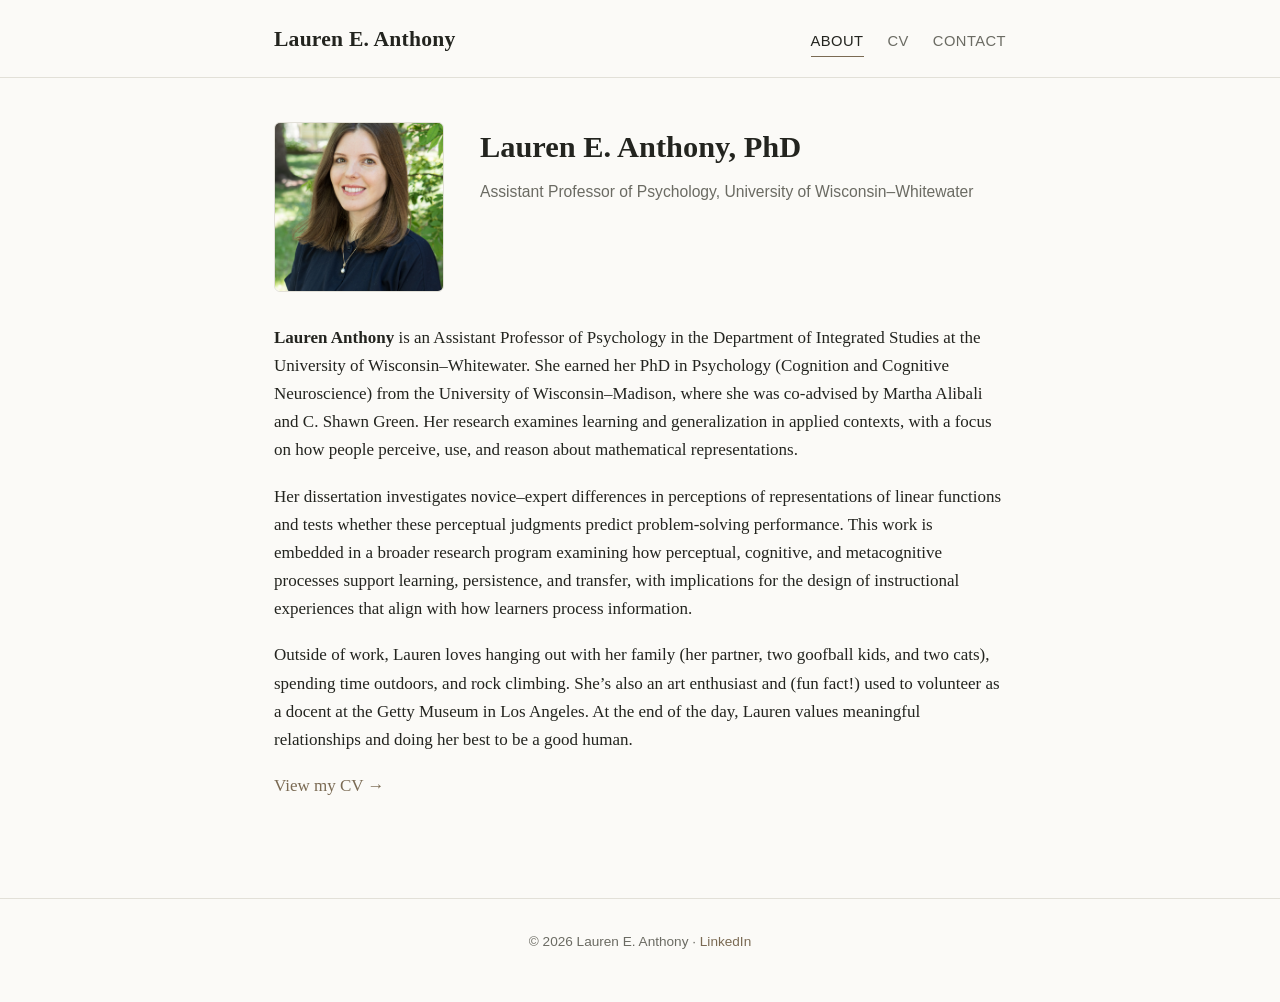
<file: index.html>
<!DOCTYPE html>
<html lang="en">
<head>
<meta charset="UTF-8">
<meta name="viewport" content="width=device-width, initial-scale=1">
<title>Lauren E. Anthony, PhD</title>
<meta name="description" content="Lauren E. Anthony, PhD — Assistant Professor of Psychology, University of Wisconsin–Whitewater.">
<link rel="stylesheet" href="style.css">
</head>
<body>
<header class="site-header">
  <div class="header-inner">
    <a class="site-title" href="index.html">Lauren E. Anthony</a>
    <nav class="site-nav">
      <a href="index.html" class="active">About</a>
      <a href="cv.html">CV</a>
      <a href="contact.html">Contact</a>
    </nav>
  </div>
</header>

<main>
  <div class="hero">
    <img class="portrait" src="assets/profile.jpg" alt="Portrait of Lauren E. Anthony" onerror="this.style.display='none'">
    <div class="intro">
      <h1>Lauren E. Anthony, PhD</h1>
      <p class="tagline">Assistant Professor of Psychology, University of Wisconsin&ndash;Whitewater</p>
    </div>
  </div>

  <p><strong>Lauren Anthony</strong> is an Assistant Professor of Psychology in the Department of Integrated Studies at the University of Wisconsin&ndash;Whitewater. She earned her PhD in Psychology (Cognition and Cognitive Neuroscience) from the University of Wisconsin&ndash;Madison, where she was co-advised by Martha Alibali and C. Shawn Green. Her research examines learning and generalization in applied contexts, with a focus on how people perceive, use, and reason about mathematical representations.</p>

  <p>Her dissertation investigates novice&ndash;expert differences in perceptions of representations of linear functions and tests whether these perceptual judgments predict problem-solving performance. This work is embedded in a broader research program examining how perceptual, cognitive, and metacognitive processes support learning, persistence, and transfer, with implications for the design of instructional experiences that align with how learners process information.</p>

  <p>Outside of work, Lauren loves hanging out with her family (her partner, two goofball kids, and two cats), spending time outdoors, and rock climbing. She&rsquo;s also an art enthusiast and (fun fact!) used to volunteer as a docent at the Getty Museum in Los Angeles. At the end of the day, Lauren values meaningful relationships and doing her best to be a good human.</p>

  <p><a href="cv.html">View my CV &rarr;</a></p>
</main>

<footer class="site-footer">
  &copy; 2026 Lauren E. Anthony &middot; <a href="https://www.linkedin.com/in/lauren-anthony-m-s-2321351a">LinkedIn</a>
</footer>
</body>
</html>
</file>
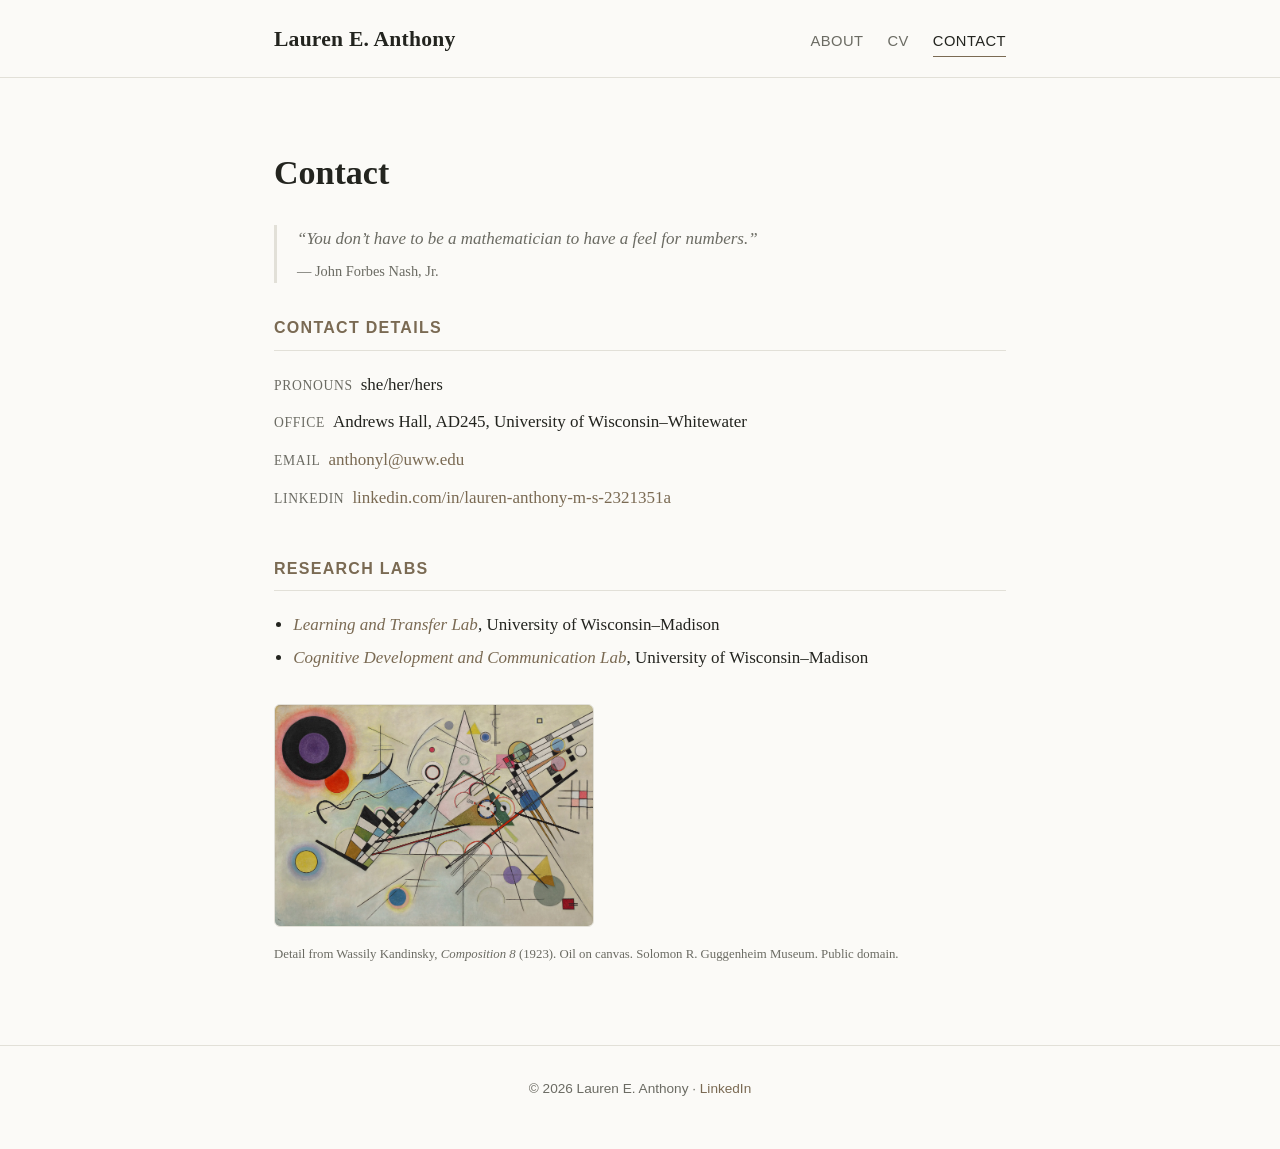
<file: contact.html>
<!DOCTYPE html>
<html lang="en">
<head>
<meta charset="UTF-8">
<meta name="viewport" content="width=device-width, initial-scale=1">
<title>Contact — Lauren E. Anthony, PhD</title>
<link rel="stylesheet" href="style.css">
</head>
<body>
<header class="site-header">
  <div class="header-inner">
    <a class="site-title" href="index.html">Lauren E. Anthony</a>
    <nav class="site-nav">
      <a href="index.html">About</a>
      <a href="cv.html">CV</a>
      <a href="contact.html" class="active">Contact</a>
    </nav>
  </div>
</header>

<main>
  <h1>Contact</h1>

  <blockquote class="quote-block">
    &ldquo;You don&rsquo;t have to be a mathematician to have a feel for numbers.&rdquo;
    <cite>&mdash; John Forbes Nash, Jr.</cite>
  </blockquote>

  <h2 class="section-title">Contact Details</h2>
  <ul class="contact-list">
    <li><span class="label">Pronouns</span>she/her/hers</li>
    <li><span class="label">Office</span>Andrews Hall, AD245, University of Wisconsin&ndash;Whitewater</li>
    <li><span class="label">Email</span><a href="mailto:anthonyl@uww.edu">anthonyl@uww.edu</a></li>
    <li><span class="label">LinkedIn</span><a href="https://www.linkedin.com/in/lauren-anthony-m-s-2321351a">linkedin.com/in/lauren-anthony-m-s-2321351a</a></li>
  </ul>

  <h2 class="section-title">Research Labs</h2>
  <ul class="plain">
    <li><a href="https://greenlab.psych.wisc.edu/"><em>Learning and Transfer Lab</em></a>, University of Wisconsin&ndash;Madison</li>
    <li><a href="https://alibali.psych.wisc.edu/"><em>Cognitive Development and Communication Lab</em></a>, University of Wisconsin&ndash;Madison</li>
  </ul>

  <figure class="credit">
    <img src="assets/kandinsky.png" alt="Detail from Wassily Kandinsky, Composition 8 (1923)" onerror="this.parentElement.style.display='none'">
    <figcaption>Detail from Wassily Kandinsky, <em>Composition 8</em> (1923). Oil on canvas. Solomon R. Guggenheim Museum. Public domain.</figcaption>
  </figure>
</main>

<footer class="site-footer">
  &copy; 2026 Lauren E. Anthony &middot; <a href="https://www.linkedin.com/in/lauren-anthony-m-s-2321351a">LinkedIn</a>
</footer>
</body>
</html>
</file>
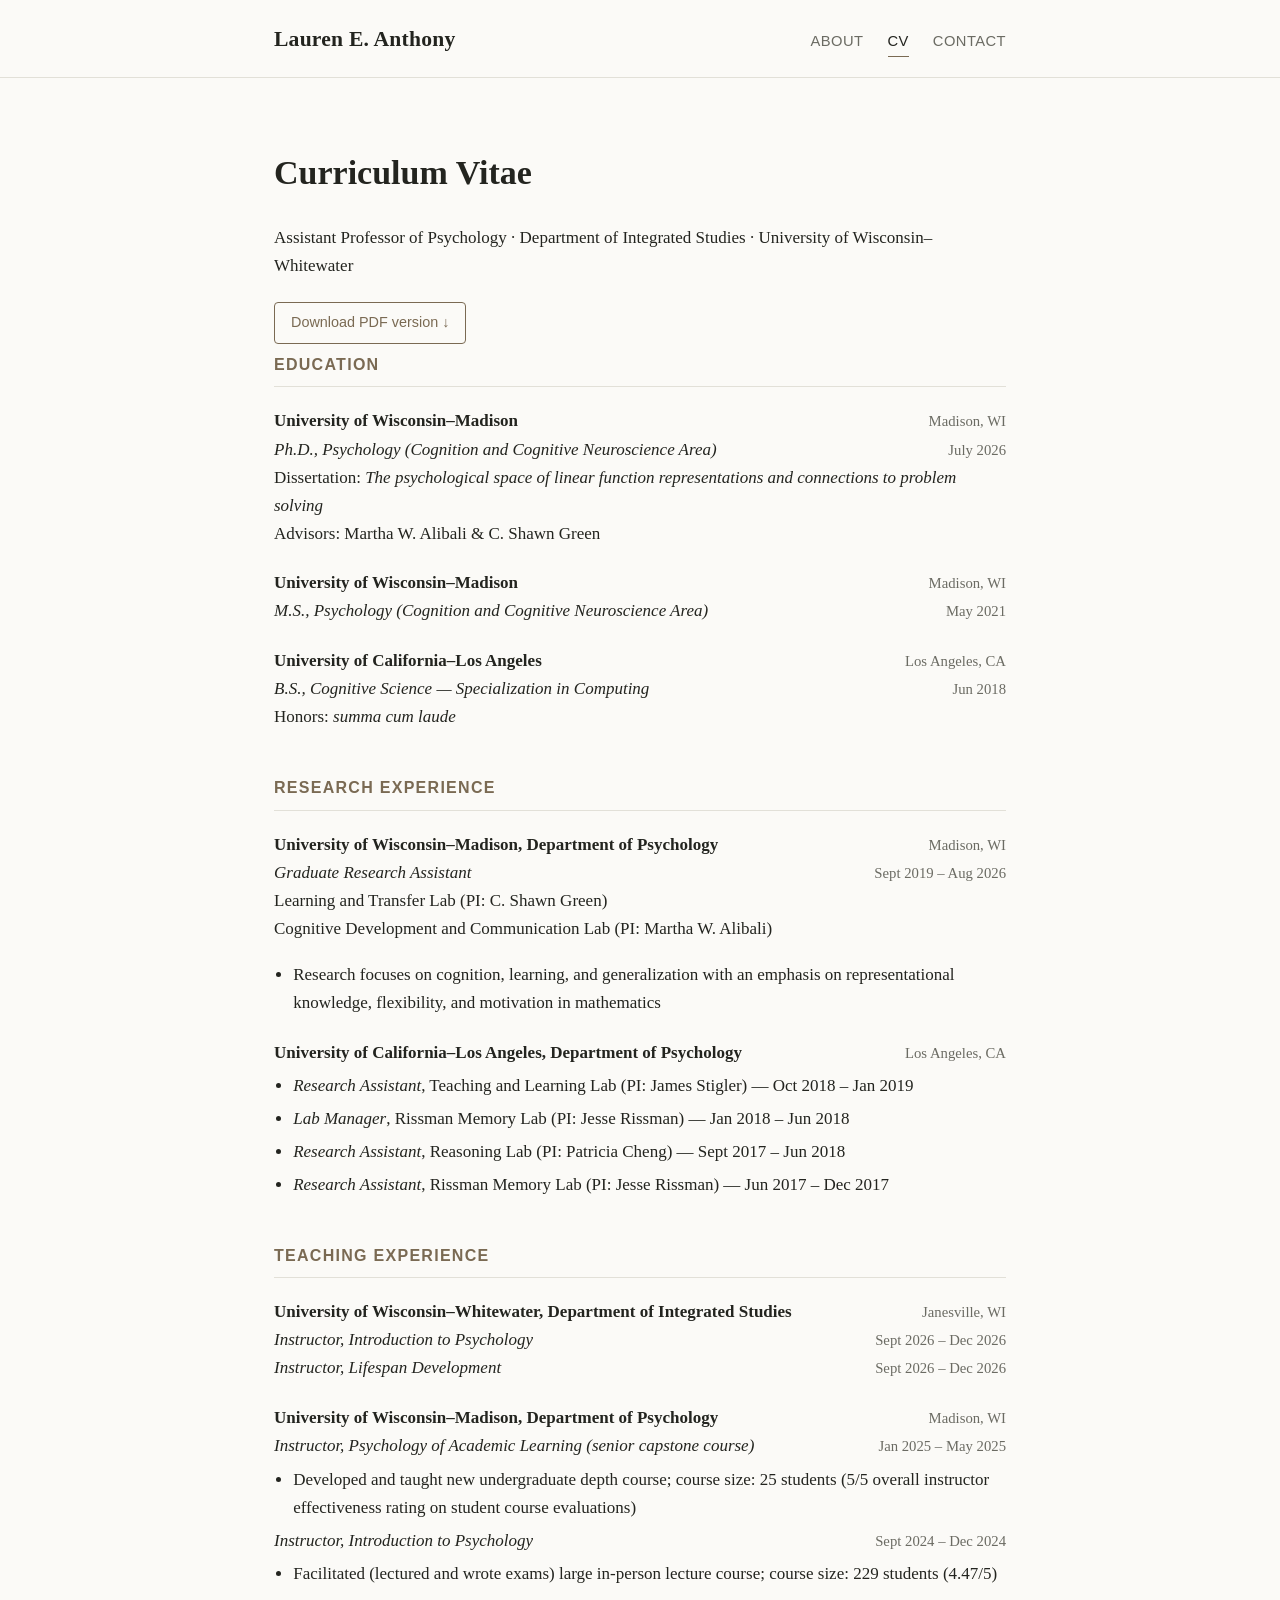
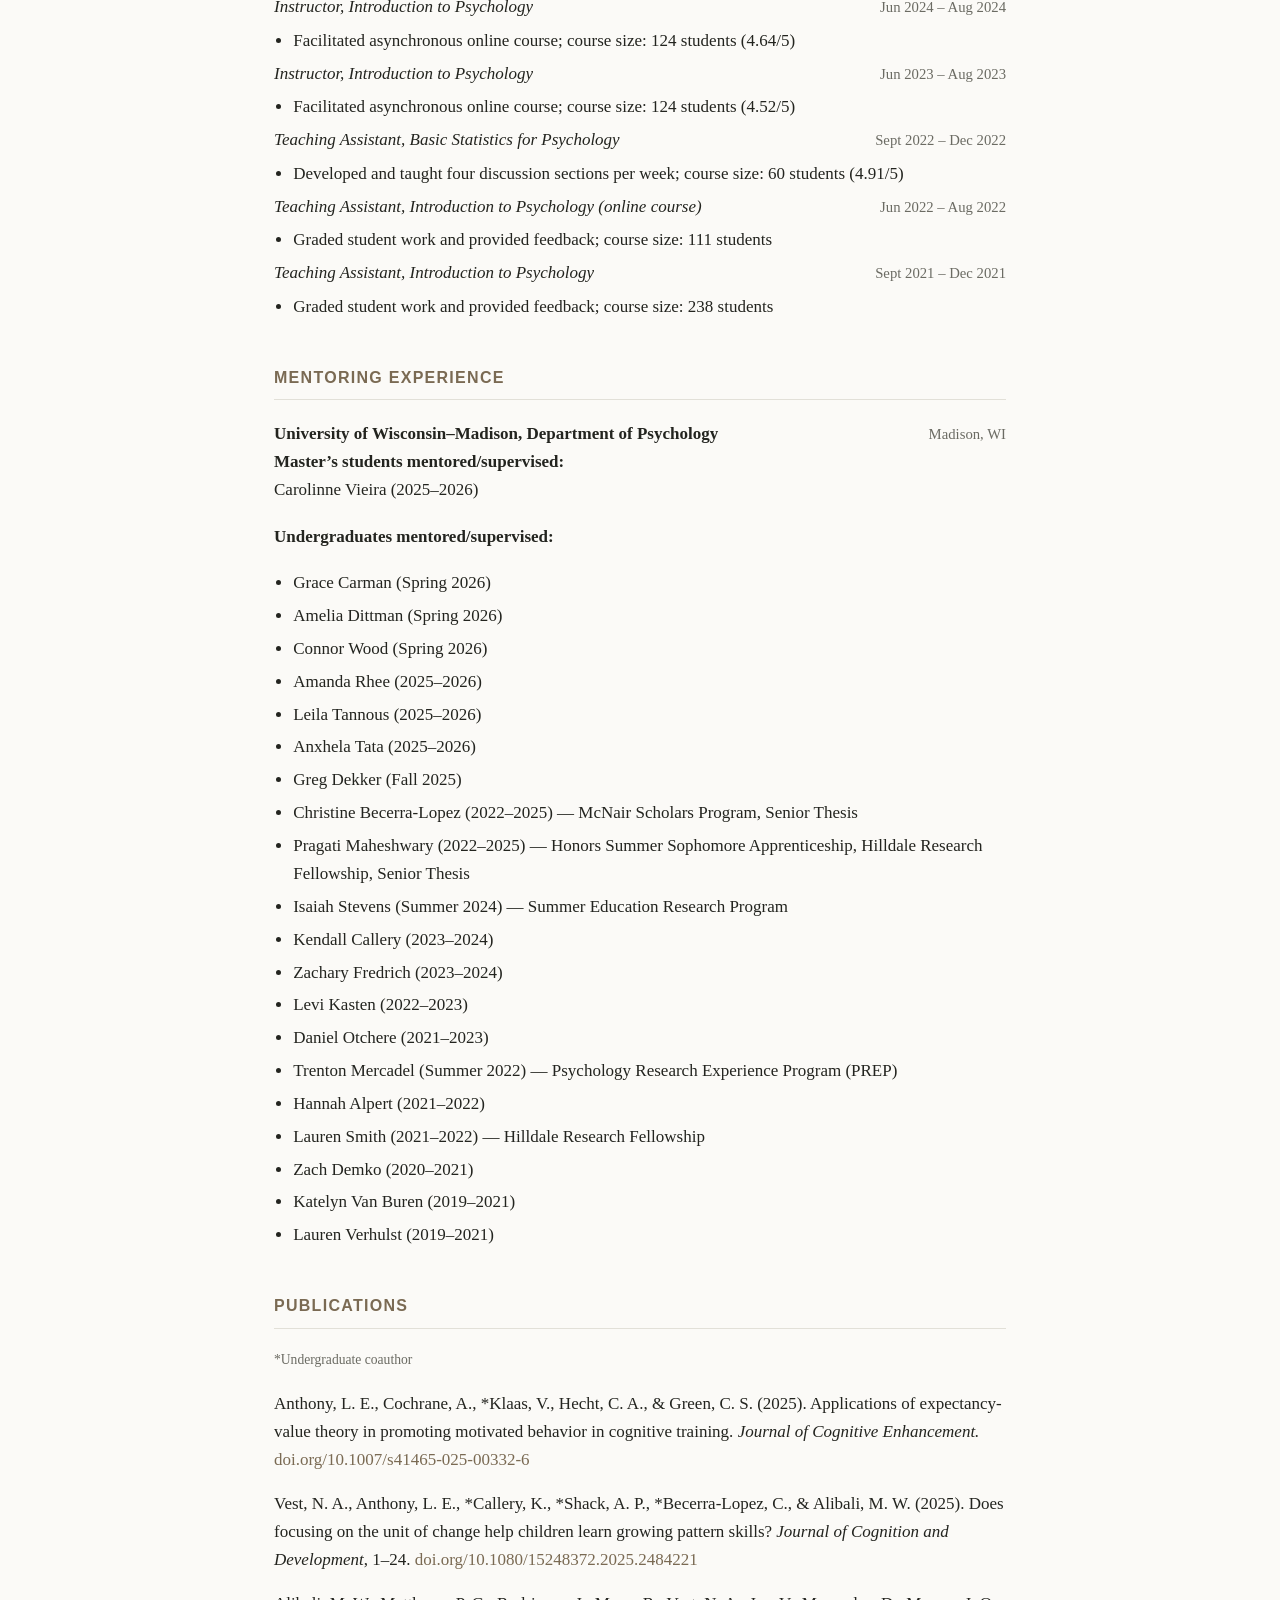
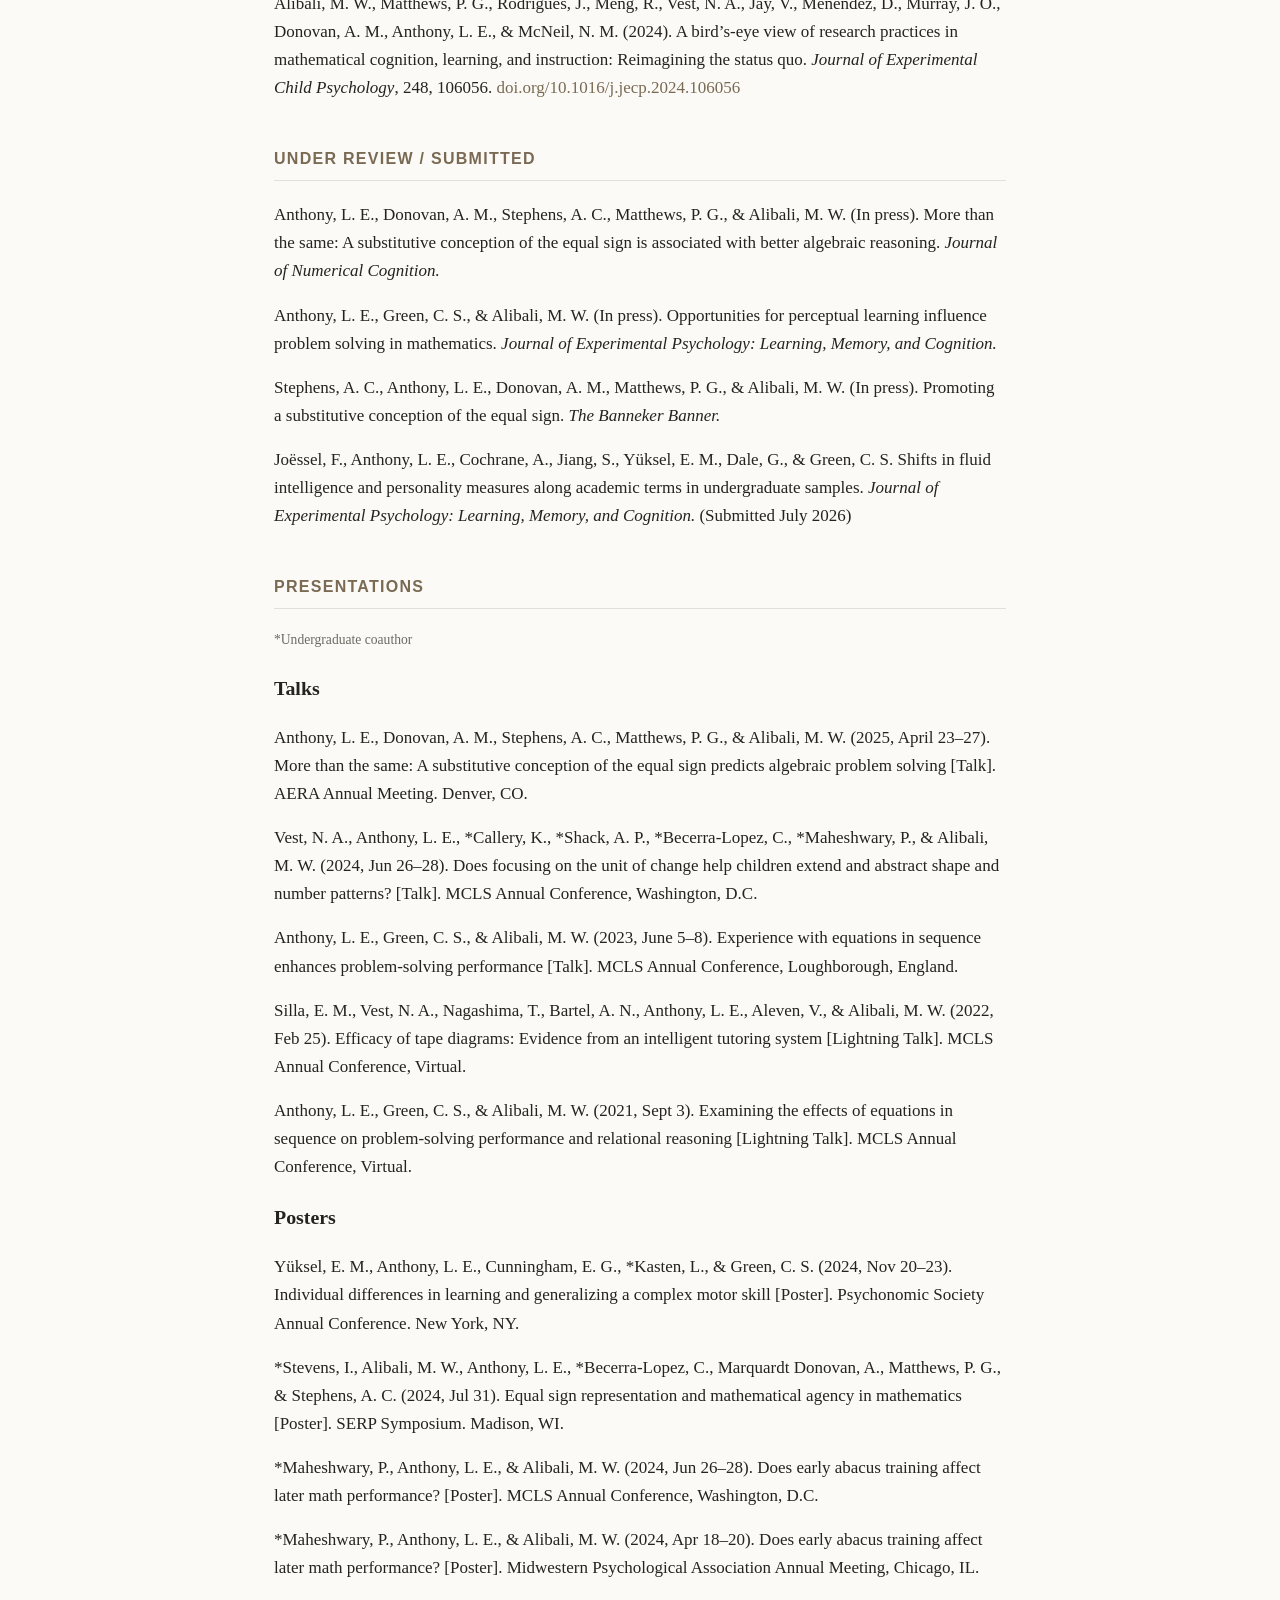
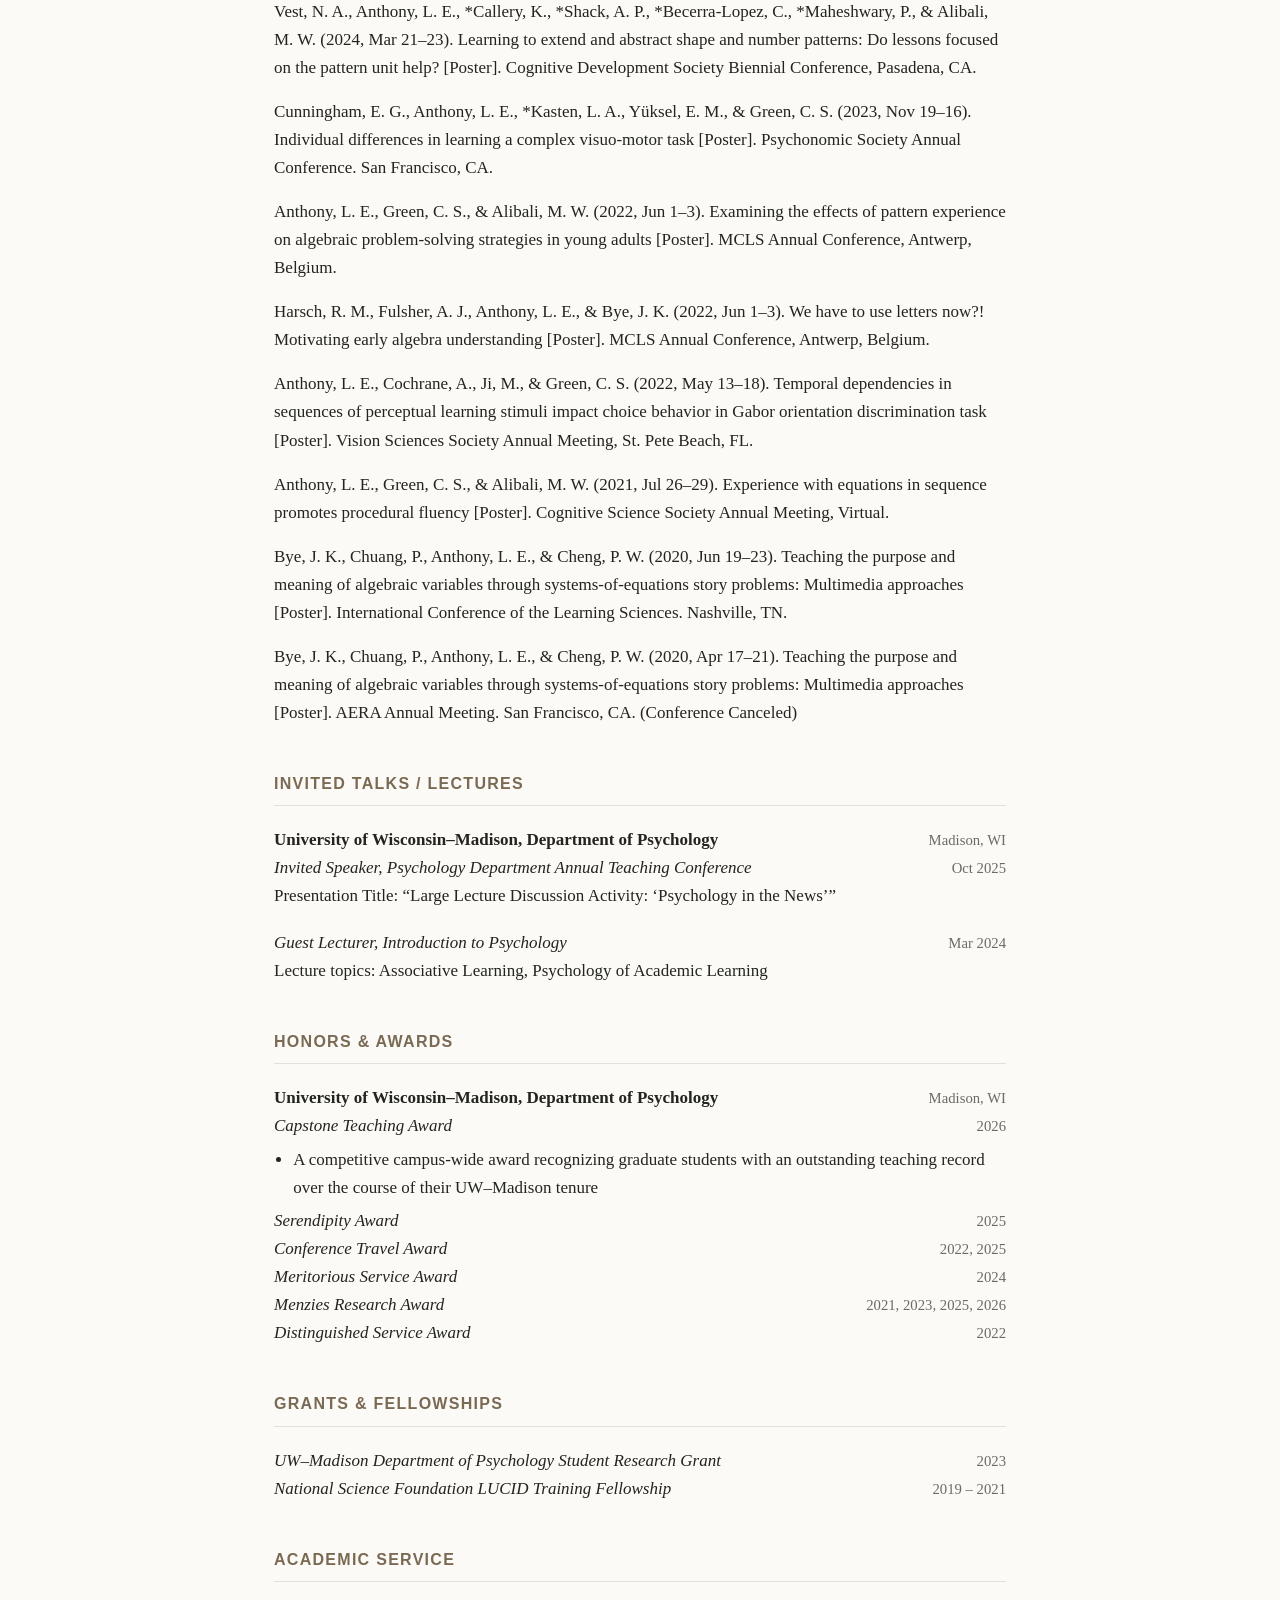
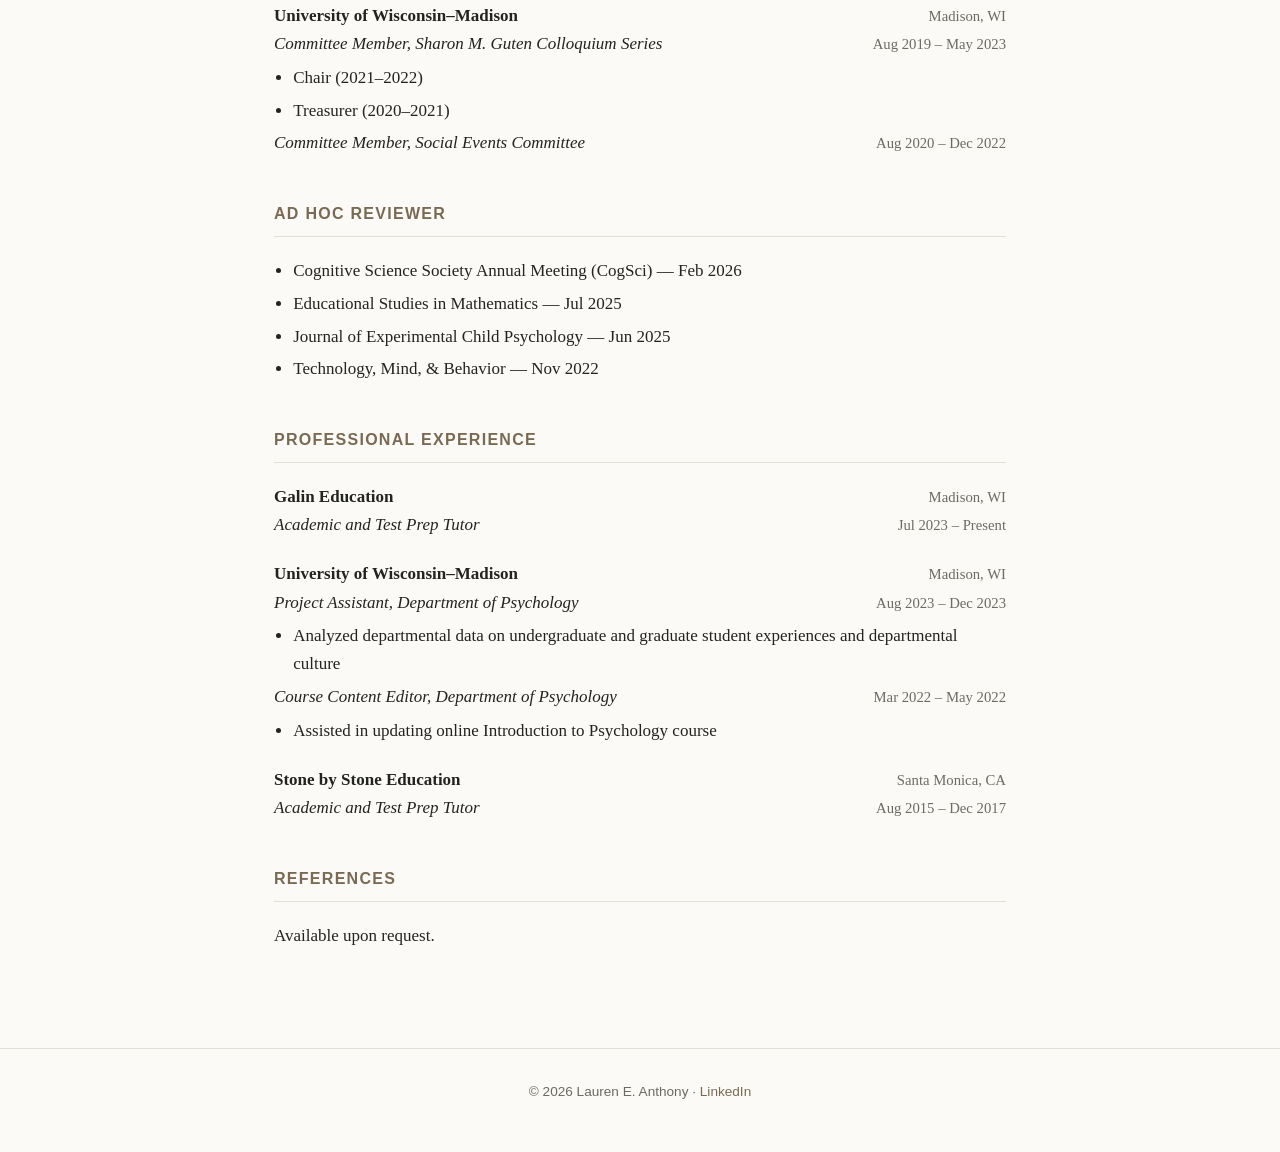
<file: cv.html>
<!DOCTYPE html>
<html lang="en">
<head>
<meta charset="UTF-8">
<meta name="viewport" content="width=device-width, initial-scale=1">
<title>CV — Lauren E. Anthony, PhD</title>
<link rel="stylesheet" href="style.css">
</head>
<body>
<header class="site-header">
  <div class="header-inner">
    <a class="site-title" href="index.html">Lauren E. Anthony</a>
    <nav class="site-nav">
      <a href="index.html">About</a>
      <a href="cv.html" class="active">CV</a>
      <a href="contact.html">Contact</a>
    </nav>
  </div>
</header>

<main>
  <h1>Curriculum Vitae</h1>
  <p class="tagline">Assistant Professor of Psychology &middot; Department of Integrated Studies &middot; University of Wisconsin&ndash;Whitewater</p>
  <a class="cv-download" href="assets/LAnthony_CV.pdf" download>Download PDF version &darr;</a>

  <h2 class="section-title">Education</h2>

  <div class="entry">
    <div class="entry-row"><span class="entry-title">University of Wisconsin&ndash;Madison</span><span class="entry-place">Madison, WI</span></div>
    <div class="entry-row"><span class="entry-role">Ph.D., Psychology (Cognition and Cognitive Neuroscience Area)</span><span class="entry-date">July 2026</span></div>
    <p>Dissertation: <em>The psychological space of linear function representations and connections to problem solving</em><br>Advisors: Martha W. Alibali &amp; C. Shawn Green</p>
  </div>

  <div class="entry">
    <div class="entry-row"><span class="entry-title">University of Wisconsin&ndash;Madison</span><span class="entry-place">Madison, WI</span></div>
    <div class="entry-row"><span class="entry-role">M.S., Psychology (Cognition and Cognitive Neuroscience Area)</span><span class="entry-date">May 2021</span></div>
  </div>

  <div class="entry">
    <div class="entry-row"><span class="entry-title">University of California&ndash;Los Angeles</span><span class="entry-place">Los Angeles, CA</span></div>
    <div class="entry-row"><span class="entry-role">B.S., Cognitive Science &mdash; Specialization in Computing</span><span class="entry-date">Jun 2018</span></div>
    <p>Honors: <em>summa cum laude</em></p>
  </div>

  <h2 class="section-title">Research Experience</h2>

  <div class="entry">
    <div class="entry-row"><span class="entry-title">University of Wisconsin&ndash;Madison, Department of Psychology</span><span class="entry-place">Madison, WI</span></div>
    <div class="entry-row"><span class="entry-role">Graduate Research Assistant</span><span class="entry-date">Sept 2019 &ndash; Aug 2026</span></div>
    <p>Learning and Transfer Lab (PI: C. Shawn Green)<br>Cognitive Development and Communication Lab (PI: Martha W. Alibali)</p>
    <ul class="plain">
      <li>Research focuses on cognition, learning, and generalization with an emphasis on representational knowledge, flexibility, and motivation in mathematics</li>
    </ul>
  </div>

  <div class="entry">
    <div class="entry-row"><span class="entry-title">University of California&ndash;Los Angeles, Department of Psychology</span><span class="entry-place">Los Angeles, CA</span></div>
    <ul class="plain">
      <li><em>Research Assistant</em>, Teaching and Learning Lab (PI: James Stigler) &mdash; Oct 2018 &ndash; Jan 2019</li>
      <li><em>Lab Manager</em>, Rissman Memory Lab (PI: Jesse Rissman) &mdash; Jan 2018 &ndash; Jun 2018</li>
      <li><em>Research Assistant</em>, Reasoning Lab (PI: Patricia Cheng) &mdash; Sept 2017 &ndash; Jun 2018</li>
      <li><em>Research Assistant</em>, Rissman Memory Lab (PI: Jesse Rissman) &mdash; Jun 2017 &ndash; Dec 2017</li>
    </ul>
  </div>

  <h2 class="section-title">Teaching Experience</h2>

  <div class="entry">
    <div class="entry-row"><span class="entry-title">University of Wisconsin&ndash;Whitewater, Department of Integrated Studies</span><span class="entry-place">Janesville, WI</span></div>
    <div class="entry-row"><span class="entry-role">Instructor, Introduction to Psychology</span><span class="entry-date">Sept 2026 &ndash; Dec 2026</span></div>
    <div class="entry-row"><span class="entry-role">Instructor, Lifespan Development</span><span class="entry-date">Sept 2026 &ndash; Dec 2026</span></div>
  </div>

  <div class="entry">
    <div class="entry-row"><span class="entry-title">University of Wisconsin&ndash;Madison, Department of Psychology</span><span class="entry-place">Madison, WI</span></div>

    <div class="entry-row"><span class="entry-role">Instructor, Psychology of Academic Learning (senior capstone course)</span><span class="entry-date">Jan 2025 &ndash; May 2025</span></div>
    <ul class="plain"><li>Developed and taught new undergraduate depth course; course size: 25 students (5/5 overall instructor effectiveness rating on student course evaluations)</li></ul>

    <div class="entry-row"><span class="entry-role">Instructor, Introduction to Psychology</span><span class="entry-date">Sept 2024 &ndash; Dec 2024</span></div>
    <ul class="plain"><li>Facilitated (lectured and wrote exams) large in-person lecture course; course size: 229 students (4.47/5)</li></ul>

    <div class="entry-row"><span class="entry-role">Instructor, Introduction to Psychology</span><span class="entry-date">Jun 2024 &ndash; Aug 2024</span></div>
    <ul class="plain"><li>Facilitated asynchronous online course; course size: 124 students (4.64/5)</li></ul>

    <div class="entry-row"><span class="entry-role">Instructor, Introduction to Psychology</span><span class="entry-date">Jun 2023 &ndash; Aug 2023</span></div>
    <ul class="plain"><li>Facilitated asynchronous online course; course size: 124 students (4.52/5)</li></ul>

    <div class="entry-row"><span class="entry-role">Teaching Assistant, Basic Statistics for Psychology</span><span class="entry-date">Sept 2022 &ndash; Dec 2022</span></div>
    <ul class="plain"><li>Developed and taught four discussion sections per week; course size: 60 students (4.91/5)</li></ul>

    <div class="entry-row"><span class="entry-role">Teaching Assistant, Introduction to Psychology (online course)</span><span class="entry-date">Jun 2022 &ndash; Aug 2022</span></div>
    <ul class="plain"><li>Graded student work and provided feedback; course size: 111 students</li></ul>

    <div class="entry-row"><span class="entry-role">Teaching Assistant, Introduction to Psychology</span><span class="entry-date">Sept 2021 &ndash; Dec 2021</span></div>
    <ul class="plain"><li>Graded student work and provided feedback; course size: 238 students</li></ul>
  </div>

  <h2 class="section-title">Mentoring Experience</h2>
  <div class="entry">
    <div class="entry-row"><span class="entry-title">University of Wisconsin&ndash;Madison, Department of Psychology</span><span class="entry-place">Madison, WI</span></div>
    <p><strong>Master&rsquo;s students mentored/supervised:</strong><br>Carolinne Vieira (2025&ndash;2026)</p>
    <p><strong>Undergraduates mentored/supervised:</strong></p>
    <ul class="plain">
      <li>Grace Carman (Spring 2026)</li>
      <li>Amelia Dittman (Spring 2026)</li>
      <li>Connor Wood (Spring 2026)</li>
      <li>Amanda Rhee (2025&ndash;2026)</li>
      <li>Leila Tannous (2025&ndash;2026)</li>
      <li>Anxhela Tata (2025&ndash;2026)</li>
      <li>Greg Dekker (Fall 2025)</li>
      <li>Christine Becerra-Lopez (2022&ndash;2025) &mdash; McNair Scholars Program, Senior Thesis</li>
      <li>Pragati Maheshwary (2022&ndash;2025) &mdash; Honors Summer Sophomore Apprenticeship, Hilldale Research Fellowship, Senior Thesis</li>
      <li>Isaiah Stevens (Summer 2024) &mdash; Summer Education Research Program</li>
      <li>Kendall Callery (2023&ndash;2024)</li>
      <li>Zachary Fredrich (2023&ndash;2024)</li>
      <li>Levi Kasten (2022&ndash;2023)</li>
      <li>Daniel Otchere (2021&ndash;2023)</li>
      <li>Trenton Mercadel (Summer 2022) &mdash; Psychology Research Experience Program (PREP)</li>
      <li>Hannah Alpert (2021&ndash;2022)</li>
      <li>Lauren Smith (2021&ndash;2022) &mdash; Hilldale Research Fellowship</li>
      <li>Zach Demko (2020&ndash;2021)</li>
      <li>Katelyn Van Buren (2019&ndash;2021)</li>
      <li>Lauren Verhulst (2019&ndash;2021)</li>
    </ul>
  </div>

  <h2 class="section-title">Publications</h2>
  <p style="font-size:0.85rem;color:var(--muted)">*Undergraduate coauthor</p>
  <ul class="pub-list">
    <li>Anthony, L. E., Cochrane, A., *Klaas, V., Hecht, C. A., &amp; Green, C. S. (2025). Applications of expectancy-value theory in promoting motivated behavior in cognitive training. <em>Journal of Cognitive Enhancement.</em> <a href="https://doi.org/10.1007/s41465-025-00332-6">doi.org/10.1007/s41465-025-00332-6</a></li>
    <li>Vest, N. A., Anthony, L. E., *Callery, K., *Shack, A. P., *Becerra-Lopez, C., &amp; Alibali, M. W. (2025). Does focusing on the unit of change help children learn growing pattern skills? <em>Journal of Cognition and Development</em>, 1&ndash;24. <a href="https://doi.org/10.1080/15248372.2025.2484221">doi.org/10.1080/15248372.2025.2484221</a></li>
    <li>Alibali, M. W., Matthews, P. G., Rodrigues, J., Meng, R., Vest, N. A., Jay, V., Menendez, D., Murray, J. O., Donovan, A. M., Anthony, L. E., &amp; McNeil, N. M. (2024). A bird&rsquo;s-eye view of research practices in mathematical cognition, learning, and instruction: Reimagining the status quo. <em>Journal of Experimental Child Psychology</em>, 248, 106056. <a href="https://doi.org/10.1016/j.jecp.2024.106056">doi.org/10.1016/j.jecp.2024.106056</a></li>
  </ul>

  <h2 class="section-title">Under Review / Submitted</h2>
  <ul class="pub-list">
    <li>Anthony, L. E., Donovan, A. M., Stephens, A. C., Matthews, P. G., &amp; Alibali, M. W. (In press). More than the same: A substitutive conception of the equal sign is associated with better algebraic reasoning. <em>Journal of Numerical Cognition.</em></li>
    <li>Anthony, L. E., Green, C. S., &amp; Alibali, M. W. (In press). Opportunities for perceptual learning influence problem solving in mathematics. <em>Journal of Experimental Psychology: Learning, Memory, and Cognition.</em></li>
    <li>Stephens, A. C., Anthony, L. E., Donovan, A. M., Matthews, P. G., &amp; Alibali, M. W. (In press). Promoting a substitutive conception of the equal sign. <em>The Banneker Banner.</em></li>
    <li>Jo&euml;ssel, F., Anthony, L. E., Cochrane, A., Jiang, S., Y&uuml;ksel, E. M., Dale, G., &amp; Green, C. S. Shifts in fluid intelligence and personality measures along academic terms in undergraduate samples. <em>Journal of Experimental Psychology: Learning, Memory, and Cognition.</em> (Submitted July 2026)</li>
  </ul>

  <h2 class="section-title">Presentations</h2>
  <p style="font-size:0.85rem;color:var(--muted)">*Undergraduate coauthor</p>
  <h3>Talks</h3>
  <ul class="pub-list">
    <li>Anthony, L. E., Donovan, A. M., Stephens, A. C., Matthews, P. G., &amp; Alibali, M. W. (2025, April 23&ndash;27). More than the same: A substitutive conception of the equal sign predicts algebraic problem solving [Talk]. AERA Annual Meeting. Denver, CO.</li>
    <li>Vest, N. A., Anthony, L. E., *Callery, K., *Shack, A. P., *Becerra-Lopez, C., *Maheshwary, P., &amp; Alibali, M. W. (2024, Jun 26&ndash;28). Does focusing on the unit of change help children extend and abstract shape and number patterns? [Talk]. MCLS Annual Conference, Washington, D.C.</li>
    <li>Anthony, L. E., Green, C. S., &amp; Alibali, M. W. (2023, June 5&ndash;8). Experience with equations in sequence enhances problem-solving performance [Talk]. MCLS Annual Conference, Loughborough, England.</li>
    <li>Silla, E. M., Vest, N. A., Nagashima, T., Bartel, A. N., Anthony, L. E., Aleven, V., &amp; Alibali, M. W. (2022, Feb 25). Efficacy of tape diagrams: Evidence from an intelligent tutoring system [Lightning Talk]. MCLS Annual Conference, Virtual.</li>
    <li>Anthony, L. E., Green, C. S., &amp; Alibali, M. W. (2021, Sept 3). Examining the effects of equations in sequence on problem-solving performance and relational reasoning [Lightning Talk]. MCLS Annual Conference, Virtual.</li>
  </ul>

  <h3>Posters</h3>
  <ul class="pub-list">
    <li>Y&uuml;ksel, E. M., Anthony, L. E., Cunningham, E. G., *Kasten, L., &amp; Green, C. S. (2024, Nov 20&ndash;23). Individual differences in learning and generalizing a complex motor skill [Poster]. Psychonomic Society Annual Conference. New York, NY.</li>
    <li>*Stevens, I., Alibali, M. W., Anthony, L. E., *Becerra-Lopez, C., Marquardt Donovan, A., Matthews, P. G., &amp; Stephens, A. C. (2024, Jul 31). Equal sign representation and mathematical agency in mathematics [Poster]. SERP Symposium. Madison, WI.</li>
    <li>*Maheshwary, P., Anthony, L. E., &amp; Alibali, M. W. (2024, Jun 26&ndash;28). Does early abacus training affect later math performance? [Poster]. MCLS Annual Conference, Washington, D.C.</li>
    <li>*Maheshwary, P., Anthony, L. E., &amp; Alibali, M. W. (2024, Apr 18&ndash;20). Does early abacus training affect later math performance? [Poster]. Midwestern Psychological Association Annual Meeting, Chicago, IL.</li>
    <li>Vest, N. A., Anthony, L. E., *Callery, K., *Shack, A. P., *Becerra-Lopez, C., *Maheshwary, P., &amp; Alibali, M. W. (2024, Mar 21&ndash;23). Learning to extend and abstract shape and number patterns: Do lessons focused on the pattern unit help? [Poster]. Cognitive Development Society Biennial Conference, Pasadena, CA.</li>
    <li>Cunningham, E. G., Anthony, L. E., *Kasten, L. A., Y&uuml;ksel, E. M., &amp; Green, C. S. (2023, Nov 19&ndash;16). Individual differences in learning a complex visuo-motor task [Poster]. Psychonomic Society Annual Conference. San Francisco, CA.</li>
    <li>Anthony, L. E., Green, C. S., &amp; Alibali, M. W. (2022, Jun 1&ndash;3). Examining the effects of pattern experience on algebraic problem-solving strategies in young adults [Poster]. MCLS Annual Conference, Antwerp, Belgium.</li>
    <li>Harsch, R. M., Fulsher, A. J., Anthony, L. E., &amp; Bye, J. K. (2022, Jun 1&ndash;3). We have to use letters now?! Motivating early algebra understanding [Poster]. MCLS Annual Conference, Antwerp, Belgium.</li>
    <li>Anthony, L. E., Cochrane, A., Ji, M., &amp; Green, C. S. (2022, May 13&ndash;18). Temporal dependencies in sequences of perceptual learning stimuli impact choice behavior in Gabor orientation discrimination task [Poster]. Vision Sciences Society Annual Meeting, St. Pete Beach, FL.</li>
    <li>Anthony, L. E., Green, C. S., &amp; Alibali, M. W. (2021, Jul 26&ndash;29). Experience with equations in sequence promotes procedural fluency [Poster]. Cognitive Science Society Annual Meeting, Virtual.</li>
    <li>Bye, J. K., Chuang, P., Anthony, L. E., &amp; Cheng, P. W. (2020, Jun 19&ndash;23). Teaching the purpose and meaning of algebraic variables through systems-of-equations story problems: Multimedia approaches [Poster]. International Conference of the Learning Sciences. Nashville, TN.</li>
    <li>Bye, J. K., Chuang, P., Anthony, L. E., &amp; Cheng, P. W. (2020, Apr 17&ndash;21). Teaching the purpose and meaning of algebraic variables through systems-of-equations story problems: Multimedia approaches [Poster]. AERA Annual Meeting. San Francisco, CA. (Conference Canceled)</li>
  </ul>

  <h2 class="section-title">Invited Talks / Lectures</h2>
  <div class="entry">
    <div class="entry-row"><span class="entry-title">University of Wisconsin&ndash;Madison, Department of Psychology</span><span class="entry-place">Madison, WI</span></div>
    <div class="entry-row"><span class="entry-role">Invited Speaker, Psychology Department Annual Teaching Conference</span><span class="entry-date">Oct 2025</span></div>
    <p>Presentation Title: &ldquo;Large Lecture Discussion Activity: &lsquo;Psychology in the News&rsquo;&rdquo;</p>
    <div class="entry-row"><span class="entry-role">Guest Lecturer, Introduction to Psychology</span><span class="entry-date">Mar 2024</span></div>
    <p>Lecture topics: Associative Learning, Psychology of Academic Learning</p>
  </div>

  <h2 class="section-title">Honors &amp; Awards</h2>
  <div class="entry">
    <div class="entry-row"><span class="entry-title">University of Wisconsin&ndash;Madison, Department of Psychology</span><span class="entry-place">Madison, WI</span></div>
    <div class="entry-row"><span class="entry-role">Capstone Teaching Award</span><span class="entry-date">2026</span></div>
    <ul class="plain"><li>A competitive campus-wide award recognizing graduate students with an outstanding teaching record over the course of their UW&ndash;Madison tenure</li></ul>
    <div class="entry-row"><span class="entry-role">Serendipity Award</span><span class="entry-date">2025</span></div>
    <div class="entry-row"><span class="entry-role">Conference Travel Award</span><span class="entry-date">2022, 2025</span></div>
    <div class="entry-row"><span class="entry-role">Meritorious Service Award</span><span class="entry-date">2024</span></div>
    <div class="entry-row"><span class="entry-role">Menzies Research Award</span><span class="entry-date">2021, 2023, 2025, 2026</span></div>
    <div class="entry-row"><span class="entry-role">Distinguished Service Award</span><span class="entry-date">2022</span></div>
  </div>

  <h2 class="section-title">Grants &amp; Fellowships</h2>
  <div class="entry">
    <div class="entry-row"><span class="entry-role">UW&ndash;Madison Department of Psychology Student Research Grant</span><span class="entry-date">2023</span></div>
    <div class="entry-row"><span class="entry-role">National Science Foundation LUCID Training Fellowship</span><span class="entry-date">2019 &ndash; 2021</span></div>
  </div>

  <h2 class="section-title">Academic Service</h2>
  <div class="entry">
    <div class="entry-row"><span class="entry-title">University of Wisconsin&ndash;Madison</span><span class="entry-place">Madison, WI</span></div>
    <div class="entry-row"><span class="entry-role">Committee Member, Sharon M. Guten Colloquium Series</span><span class="entry-date">Aug 2019 &ndash; May 2023</span></div>
    <ul class="plain"><li>Chair (2021&ndash;2022)</li><li>Treasurer (2020&ndash;2021)</li></ul>
    <div class="entry-row"><span class="entry-role">Committee Member, Social Events Committee</span><span class="entry-date">Aug 2020 &ndash; Dec 2022</span></div>
  </div>

  <h2 class="section-title">Ad Hoc Reviewer</h2>
  <ul class="plain">
    <li>Cognitive Science Society Annual Meeting (CogSci) &mdash; Feb 2026</li>
    <li>Educational Studies in Mathematics &mdash; Jul 2025</li>
    <li>Journal of Experimental Child Psychology &mdash; Jun 2025</li>
    <li>Technology, Mind, &amp; Behavior &mdash; Nov 2022</li>
  </ul>

  <h2 class="section-title">Professional Experience</h2>
  <div class="entry">
    <div class="entry-row"><span class="entry-title">Galin Education</span><span class="entry-place">Madison, WI</span></div>
    <div class="entry-row"><span class="entry-role">Academic and Test Prep Tutor</span><span class="entry-date">Jul 2023 &ndash; Present</span></div>
  </div>
  <div class="entry">
    <div class="entry-row"><span class="entry-title">University of Wisconsin&ndash;Madison</span><span class="entry-place">Madison, WI</span></div>
    <div class="entry-row"><span class="entry-role">Project Assistant, Department of Psychology</span><span class="entry-date">Aug 2023 &ndash; Dec 2023</span></div>
    <ul class="plain"><li>Analyzed departmental data on undergraduate and graduate student experiences and departmental culture</li></ul>
    <div class="entry-row"><span class="entry-role">Course Content Editor, Department of Psychology</span><span class="entry-date">Mar 2022 &ndash; May 2022</span></div>
    <ul class="plain"><li>Assisted in updating online Introduction to Psychology course</li></ul>
  </div>
  <div class="entry">
    <div class="entry-row"><span class="entry-title">Stone by Stone Education</span><span class="entry-place">Santa Monica, CA</span></div>
    <div class="entry-row"><span class="entry-role">Academic and Test Prep Tutor</span><span class="entry-date">Aug 2015 &ndash; Dec 2017</span></div>
  </div>

  <h2 class="section-title">References</h2>
  <p>Available upon request.</p>

</main>

<footer class="site-footer">
  &copy; 2026 Lauren E. Anthony &middot; <a href="https://www.linkedin.com/in/lauren-anthony-m-s-2321351a">LinkedIn</a>
</footer>
</body>
</html>
</file>
<file: style.css>
:root {
  --ink: #23241f;
  --muted: #6b6b63;
  --line: #e2e0d8;
  --bg: #fbfaf7;
  --accent: #7a6a53;
  --max: 780px;
}

* { box-sizing: border-box; }

html { scroll-behavior: smooth; }

body {
  margin: 0;
  background: var(--bg);
  color: var(--ink);
  font-family: "Iowan Old Style", "Palatino Linotype", Palatino, Georgia, "Times New Roman", serif;
  line-height: 1.65;
  font-size: 17px;
}

a { color: var(--accent); text-decoration: none; border-bottom: 1px solid transparent; }
a:hover { border-bottom-color: var(--accent); }

header.site-header {
  border-bottom: 1px solid var(--line);
  background: var(--bg);
}

.header-inner {
  max-width: var(--max);
  margin: 0 auto;
  padding: 1.4rem 1.5rem 1.2rem;
  display: flex;
  flex-wrap: wrap;
  align-items: baseline;
  justify-content: space-between;
  gap: 0.75rem;
}

.site-title {
  font-size: 1.35rem;
  font-weight: 600;
  letter-spacing: 0.01em;
  color: var(--ink);
  border-bottom: none;
}

nav.site-nav {
  display: flex;
  gap: 1.5rem;
  font-family: -apple-system, BlinkMacSystemFont, "Segoe UI", Helvetica, Arial, sans-serif;
  font-size: 0.92rem;
  letter-spacing: 0.03em;
  text-transform: uppercase;
}

nav.site-nav a {
  color: var(--muted);
  border-bottom: none;
  padding-bottom: 2px;
}

nav.site-nav a:hover,
nav.site-nav a.active {
  color: var(--ink);
  border-bottom: 1px solid var(--accent);
}

main {
  max-width: var(--max);
  margin: 0 auto;
  padding: 2.75rem 1.5rem 5rem;
}

.hero {
  display: flex;
  gap: 2.25rem;
  align-items: flex-start;
  flex-wrap: wrap;
  margin-bottom: 2rem;
}

.hero img.portrait {
  width: 170px;
  height: 170px;
  object-fit: cover;
  border-radius: 6px;
  border: 1px solid var(--line);
  flex-shrink: 0;
}

.hero .intro h1 {
  margin: 0 0 0.4rem;
  font-size: 1.9rem;
}

.hero .intro p.tagline {
  color: var(--muted);
  font-family: -apple-system, BlinkMacSystemFont, "Segoe UI", Helvetica, Arial, sans-serif;
  font-size: 0.98rem;
  margin: 0;
}

p { margin: 0 0 1.15rem; }

h1, h2, h3 { font-weight: 600; color: var(--ink); }

h2.section-title {
  font-size: 1rem;
  text-transform: uppercase;
  letter-spacing: 0.08em;
  color: var(--accent);
  font-family: -apple-system, BlinkMacSystemFont, "Segoe UI", Helvetica, Arial, sans-serif;
  border-bottom: 1px solid var(--line);
  padding-bottom: 0.5rem;
  margin: 2.75rem 0 1.25rem;
}

h2.section-title:first-of-type { margin-top: 0; }

.entry { margin-bottom: 1.35rem; }

.entry-row {
  display: flex;
  justify-content: space-between;
  gap: 1rem;
  flex-wrap: wrap;
  align-items: baseline;
}

.entry-title { font-weight: 600; }
.entry-place { color: var(--muted); font-size: 0.92rem; white-space: nowrap; }
.entry-role { font-style: italic; color: var(--ink); }
.entry-date { color: var(--muted); font-size: 0.92rem; white-space: nowrap; }

ul.plain { margin: 0.35rem 0 0; padding-left: 1.2rem; }
ul.plain li { margin-bottom: 0.3rem; }

ul.pub-list { list-style: none; padding: 0; margin: 0; }
ul.pub-list li {
  margin-bottom: 1rem;
  padding-left: 0;
}

.cv-download {
  display: inline-block;
  margin: 0.25rem 0 0.5rem;
  font-family: -apple-system, BlinkMacSystemFont, "Segoe UI", Helvetica, Arial, sans-serif;
  font-size: 0.9rem;
  border: 1px solid var(--accent);
  padding: 0.5rem 1rem;
  border-radius: 4px;
  color: var(--accent);
}
.cv-download:hover { background: var(--accent); color: #fff; border-bottom: 1px solid var(--accent); }

.quote-block {
  border-left: 3px solid var(--line);
  padding-left: 1.25rem;
  margin: 1.5rem 0 2rem;
  color: var(--muted);
  font-style: italic;
}
.quote-block cite { display: block; font-style: normal; margin-top: 0.4rem; font-size: 0.9rem; }

.contact-list { list-style: none; padding: 0; margin: 0; }
.contact-list li { margin-bottom: 0.6rem; }
.contact-list .label { color: var(--muted); font-size: 0.85rem; text-transform: uppercase; letter-spacing: 0.05em; margin-right: 0.5rem; }

figure.credit { margin: 2rem 0 0; }
figure.credit img { width: 100%; max-width: 320px; border-radius: 6px; border: 1px solid var(--line); }
figure.credit figcaption { font-size: 0.8rem; color: var(--muted); margin-top: 0.5rem; }

footer.site-footer {
  border-top: 1px solid var(--line);
  text-align: center;
  padding: 2rem 1.5rem 3rem;
  color: var(--muted);
  font-family: -apple-system, BlinkMacSystemFont, "Segoe UI", Helvetica, Arial, sans-serif;
  font-size: 0.85rem;
}

@media (max-width: 560px) {
  .hero { flex-direction: column; align-items: center; text-align: center; }
  nav.site-nav { gap: 1rem; }
  .entry-row { flex-direction: column; gap: 0.1rem; }
}
</file>
